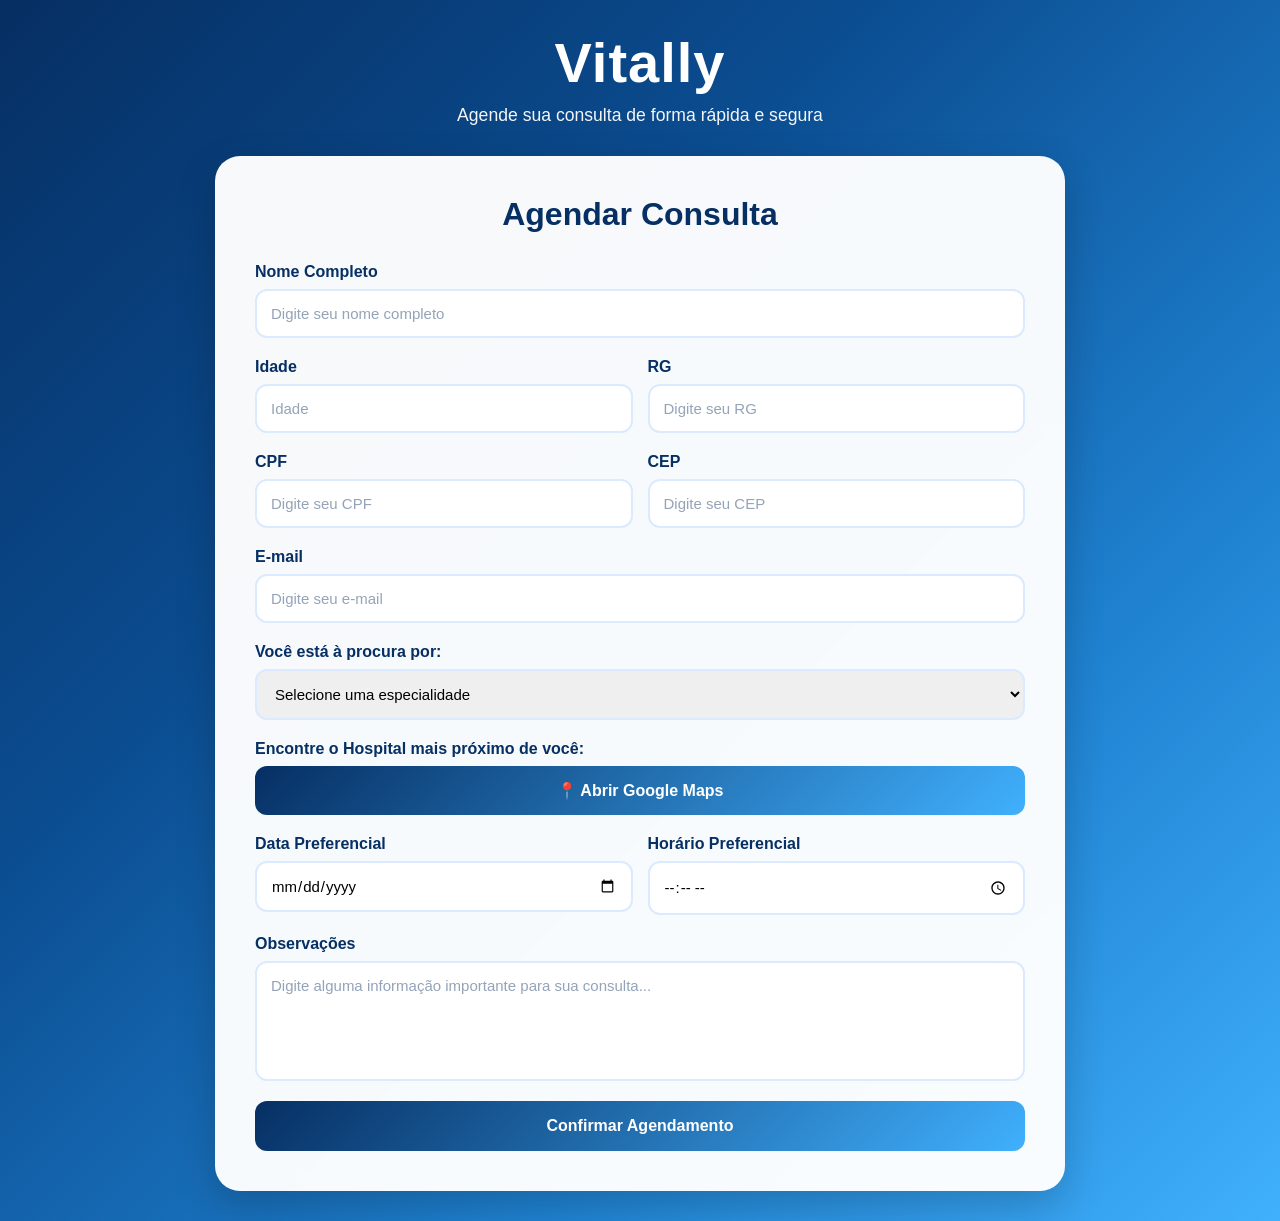
<file: TelaAgendamento/index.html>
<!DOCTYPE html>
<html lang="pt-BR">
<head>
    <meta charset="UTF-8">
    <meta name="viewport" content="width=device-width, initial-scale=1.0">
    <title>Vitally - Agendamento</title>
    <link rel="stylesheet" href="style.css">
</head>
<body>

    <div class="container">

        <header>
            <h1>Vitally</h1>
            <p>Agende sua consulta de forma rápida e segura</p>
        </header>

        <section class="agendamento-card">

            <h2>Agendar Consulta</h2>

            <form id="formAgendamento">

                <div class="campo">
                    <label>Nome Completo</label>
                    <input type="text" placeholder="Digite seu nome completo" required>
                </div>

                <div class="linha">

                    <div class="campo">
                        <label>Idade</label>
                        <input type="number" placeholder="Idade" required>
                    </div>

                    <div class="campo">
                        <label>RG</label>
                        <input type="text" placeholder="Digite seu RG" required>
                    </div>

                </div>

                <div class="linha">

                    <div class="campo">
                        <label>CPF</label>
                        <input type="text" placeholder="Digite seu CPF" required>
                    </div>

                    <div class="campo">
                        <label>CEP</label>
                        <input type="text" placeholder="Digite seu CEP" required>
                    </div>

                </div>

                <div class="campo">
                    <label>E-mail</label>
                    <input type="email" placeholder="Digite seu e-mail" required>
                </div>

                <div class="campo">
                    <label>Você está à procura por:</label>

                    <select required>
                        <option value="">Selecione uma especialidade</option>
                        <option>Cardiologia</option>
                        <option>Dermatologia</option>
                        <option>Pediatria</option>
                        <option>Ortopedia</option>
                        <option>Neurologia</option>
                        <option>Oftalmologia</option>
                        <option>Ginecologia</option>
                        <option>Clínico Geral</option>
                    </select>
                </div>

                <div class="campo">
                    <label>Encontre o Hospital mais próximo de você:</label>

                    <a href="https://www.google.com/maps/search/hospitais+próximos/"
                       target="_blank"
                       class="maps-link">
                        📍 Abrir Google Maps
                    </a>
                </div>

                <div class="linha">

                    <div class="campo">
                        <label>Data Preferencial</label>
                        <input type="date" required>
                    </div>

                    <div class="campo">
                        <label>Horário Preferencial</label>
                        <input type="time" required>
                    </div>

                </div>

                <div class="campo">
                    <label>Observações</label>
                    <textarea placeholder="Digite alguma informação importante para sua consulta..."></textarea>
                </div>

                <button type="submit">
                    Confirmar Agendamento
                </button>

            </form>

        </section>

    </div>

    <script>
        document.getElementById("formAgendamento").addEventListener("submit", function(event){

            event.preventDefault();

            alert(
                "Agendamento realizado com sucesso!\n\n" +
                "Em breve entraremos em contato com a data e o horário da sua consulta com o Doutor Teste."
            );

            this.reset();

        });
    </script>

</body>
</html>
</file>
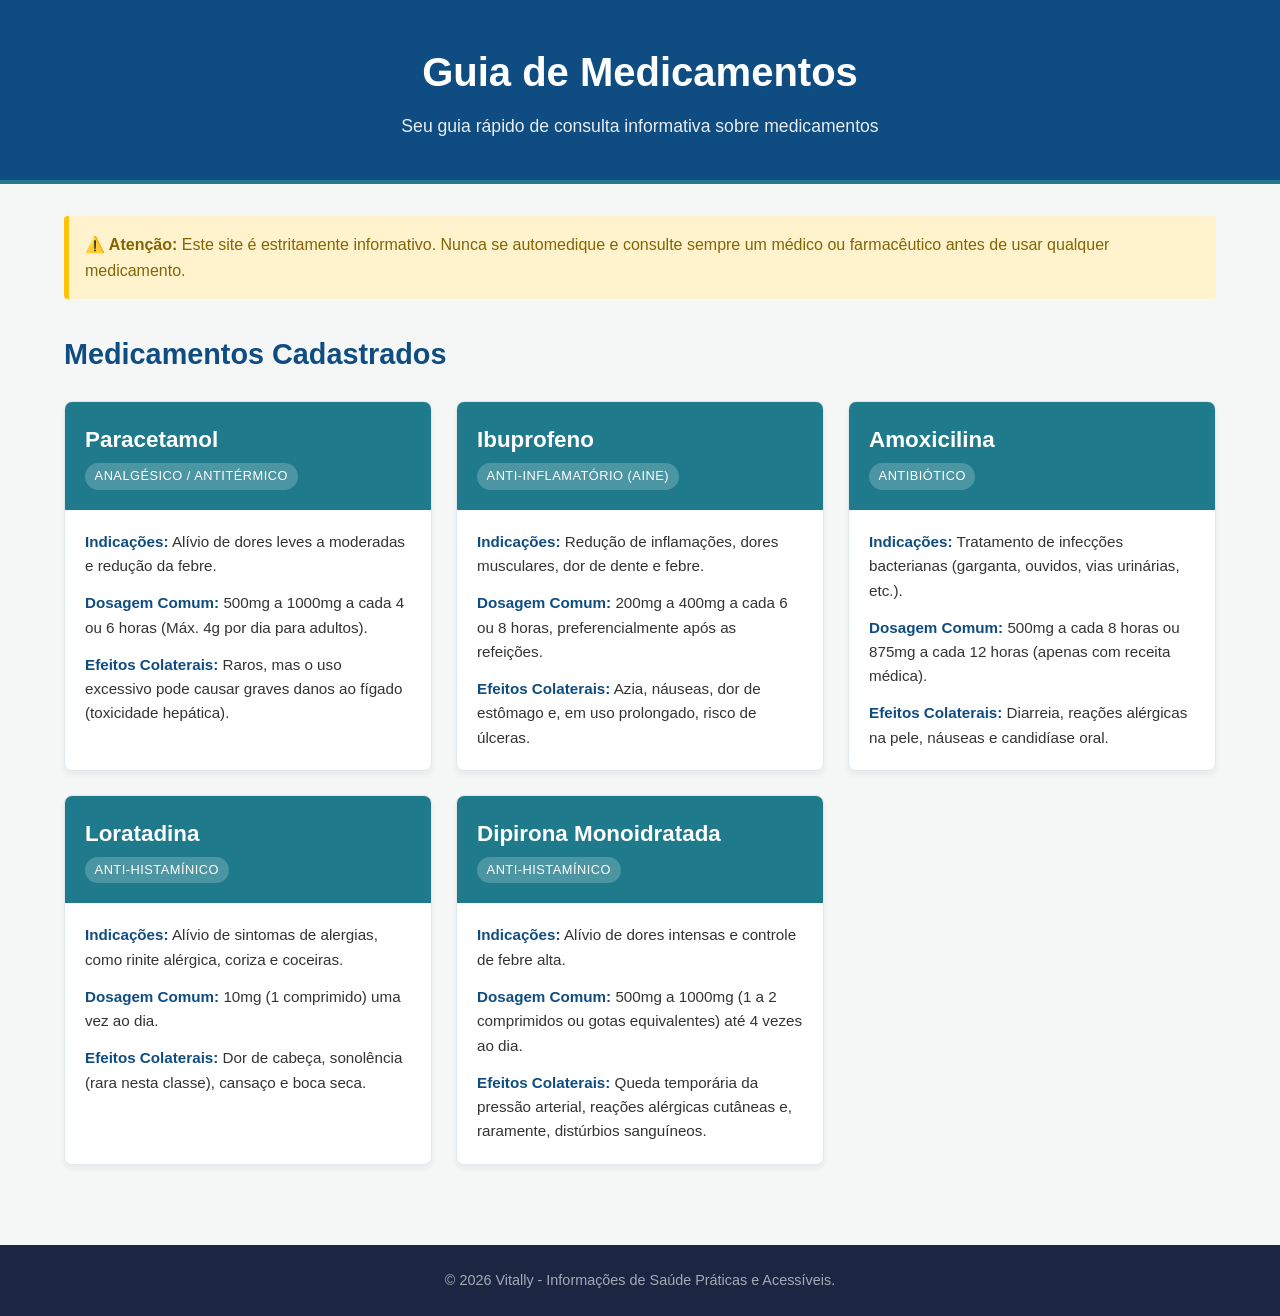
<file: TelaGuia/index.html>
<!DOCTYPE html>
<html lang="pt-BR">
<head>
    <meta charset="UTF-8">
    <meta name="viewport" content="width=device-width, initial-scale=1.0">
    <title>Guia de Medicamentos</title>
    <link rel="stylesheet" href="telaGuia.css">
</head>
<body>

    <header>
        <div class="container">
            <h1>Guia de Medicamentos</h1>
            <p>Seu guia rápido de consulta informativa sobre medicamentos</p>
        </div>
    </header>

    <main class="container">
        
        <section class="aviso-importante">
            <p><strong>⚠️ Atenção:</strong> Este site é estritamente informativo. Nunca se automedique e consulte sempre um médico ou farmacêutico antes de usar qualquer medicamento.</p>
        </section>

        <h2>Medicamentos Cadastrados</h2>
        
        <div class="grid-medicamentos">
            
            <div class="card-medicamento">
                <div class="card-header">
                    <h3>Paracetamol</h3>
                    <span class="categoria">Analgésico / Antitérmico</span>
                </div>
                <div class="card-body">
                    <p><strong>Indicações:</strong> Alívio de dores leves a moderadas e redução da febre.</p>
                    <p><strong>Dosagem Comum:</strong> 500mg a 1000mg a cada 4 ou 6 horas (Máx. 4g por dia para adultos).</p>
                    <p><strong>Efeitos Colaterais:</strong> Raros, mas o uso excessivo pode causar graves danos ao fígado (toxicidade hepática).</p>
                </div>
            </div>

            <div class="card-medicamento">
                <div class="card-header">
                    <h3>Ibuprofeno</h3>
                    <span class="categoria">Anti-inflamatório (AINE)</span>
                </div>
                <div class="card-body">
                    <p><strong>Indicações:</strong> Redução de inflamações, dores musculares, dor de dente e febre.</p>
                    <p><strong>Dosagem Comum:</strong> 200mg a 400mg a cada 6 ou 8 horas, preferencialmente após as refeições.</p>
                    <p><strong>Efeitos Colaterais:</strong> Azia, náuseas, dor de estômago e, em uso prolongado, risco de úlceras.</p>
                </div>
            </div>

            <div class="card-medicamento">
                <div class="card-header">
                    <h3>Amoxicilina</h3>
                    <span class="categoria">Antibiótico</span>
                </div>
                <div class="card-body">
                    <p><strong>Indicações:</strong> Tratamento de infecções bacterianas (garganta, ouvidos, vias urinárias, etc.).</p>
                    <p><strong>Dosagem Comum:</strong> 500mg a cada 8 horas ou 875mg a cada 12 horas (apenas com receita médica).</p>
                    <p><strong>Efeitos Colaterais:</strong> Diarreia, reações alérgicas na pele, náuseas e candidíase oral.</p>
                </div>
            </div>

            <div class="card-medicamento">
                <div class="card-header">
                    <h3>Loratadina</h3>
                    <span class="categoria">Anti-histamínico</span>
                </div>
                <div class="card-body">
                    <p><strong>Indicações:</strong> Alívio de sintomas de alergias, como rinite alérgica, coriza e coceiras.</p>
                    <p><strong>Dosagem Comum:</strong> 10mg (1 comprimido) uma vez ao dia.</p>
                    <p><strong>Efeitos Colaterais:</strong> Dor de cabeça, sonolência (rara nesta classe), cansaço e boca seca.</p>
                </div>
            </div>

            <div class="card-medicamento">
                <div class="card-header">
                    <h3>Dipirona Monoidratada</h3>
                    <span class="categoria">Anti-histamínico</span>
                </div>
                <div class="card-body">
                    <p><strong>Indicações:</strong> Alívio de dores intensas e controle de febre alta.</p>
                    <p><strong>Dosagem Comum:</strong> 500mg a 1000mg (1 a 2 comprimidos ou gotas equivalentes) até 4 vezes ao dia.</p>
                    <p><strong>Efeitos Colaterais:</strong> Queda temporária da pressão arterial, reações alérgicas cutâneas e, raramente, distúrbios sanguíneos.</p>
                </div>
            </div>
        </div>

    </main>

    <footer>
        <div class="container">
            <p>&copy; 2026 Vitally - Informações de Saúde Práticas e Acessíveis.</p>
        </div>
    </footer>

</body>
</html>
</file>
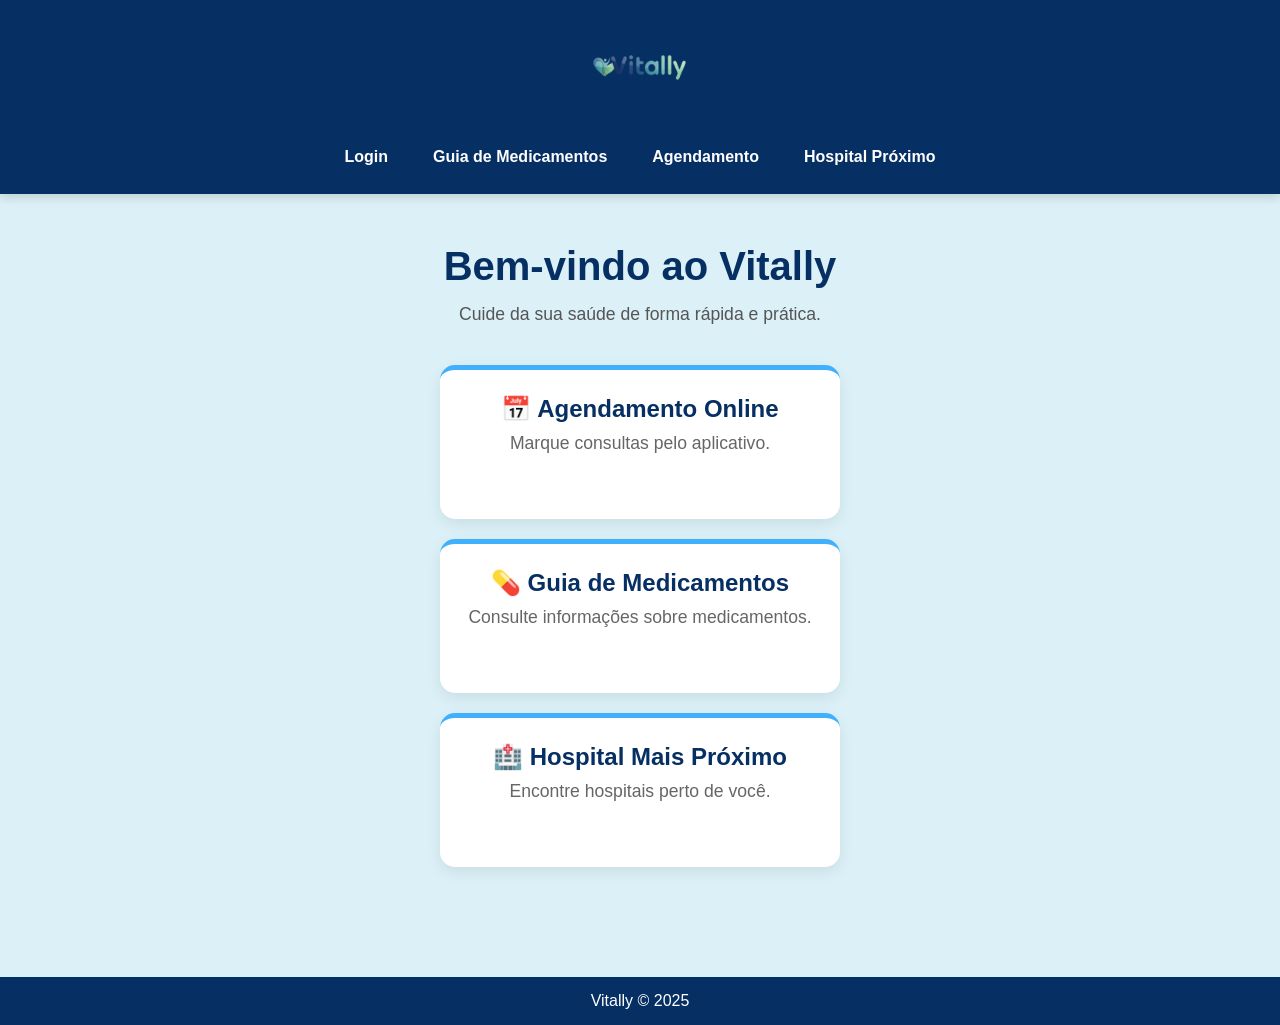
<file: TelaInicial/index.html>
<!DOCTYPE html>
<html lang="pt-br">
<head>
    <meta charset="UTF-8">
    <title>Vitally</title>
    <link rel="stylesheet" href="paginainicial.css">
</head>
<body>

    <header>
        <img src="../src/img/logoApp.png" alt="Logo Vitally" class="logo">

        <nav>
            <a href="../TelaLogin/login.html">Login</a>
            <a href="../TelaGuia/guia.html">Guia de Medicamentos</a>
            <a href="../TelaAgendamento/agendamento.html">Agendamento</a>
            <a href="../TelaHospital/hospital.html">Hospital Próximo</a>
        </nav>
    </header>

    <main>
        <h1>Bem-vindo ao Vitally</h1>

        <p>
            Cuide da sua saúde de forma rápida e prática.
        </p>

        <div class="card">
            <h2>📅 Agendamento Online</h2>
            <p>Marque consultas pelo aplicativo.</p>
        </div>

        <div class="card">
            <h2>💊 Guia de Medicamentos</h2>
            <p>Consulte informações sobre medicamentos.</p>
        </div>

        <div class="card">
            <h2>🏥 Hospital Mais Próximo</h2>
            <p>Encontre hospitais perto de você.</p>
        </div>
    </main>

    <footer>
        <p>Vitally © 2025</p>
    </footer>

</body>
</html>
</file>
<file: TelaAgendamento/style.css>
*{
    margin: 0;
    padding: 0;
    box-sizing: border-box;
    font-family: 'Segoe UI', sans-serif;
}

body{
    min-height: 100vh;
    display: flex;
    justify-content: center;
    align-items: center;
    background: linear-gradient(
        135deg,
        #062f63 0%,
        #0b4d91 35%,
        #1f82d1 70%,
        #40b0fd 100%
    );
    padding: 30px;
}

.container{
    width: 100%;
    max-width: 850px;
}

header{
    text-align: center;
    color: white;
    margin-bottom: 30px;
}

header h1{
    font-size: 3.5rem;
    font-weight: 700;
    margin-bottom: 10px;
    letter-spacing: 1px;
}

header p{
    font-size: 1.1rem;
    opacity: 0.95;
}

.agendamento-card{
    background: rgba(255, 255, 255, 0.97);
    backdrop-filter: blur(10px);
    padding: 40px;
    border-radius: 25px;
    box-shadow: 0 15px 40px rgba(0, 0, 0, 0.2);
}

.agendamento-card h2{
    text-align: center;
    color: #062f63;
    margin-bottom: 30px;
    font-size: 2rem;
}

.campo{
    display: flex;
    flex-direction: column;
    margin-bottom: 20px;
}

.campo label{
    color: #062f63;
    font-weight: 600;
    margin-bottom: 8px;
}

.campo input,
.campo select,
.campo textarea{
    width: 100%;
    padding: 14px;
    border: 2px solid #dbeafe;
    border-radius: 12px;
    font-size: 15px;
    transition: 0.3s;
    outline: none;
}

.campo input:focus,
.campo select:focus,
.campo textarea:focus{
    border-color: #40b0fd;
    box-shadow: 0 0 10px rgba(64, 176, 253, 0.3);
}

.campo textarea{
    resize: none;
    min-height: 120px;
}

.linha{
    display: flex;
    gap: 15px;
}

.linha .campo{
    flex: 1;
}

.maps-link{
    text-decoration: none;
    text-align: center;
    background: linear-gradient(
        135deg,
        #062f63,
        #40b0fd
    );
    color: white;
    padding: 15px;
    border-radius: 12px;
    font-weight: 600;
    transition: 0.3s;
}

.maps-link:hover{
    transform: translateY(-3px);
    box-shadow: 0 8px 20px rgba(64, 176, 253, 0.4);
}

button{
    width: 100%;
    padding: 16px;
    border: none;
    border-radius: 12px;
    background: linear-gradient(
        135deg,
        #062f63,
        #40b0fd
    );
    color: white;
    font-size: 16px;
    font-weight: bold;
    cursor: pointer;
    transition: 0.3s;
}

button:hover{
    transform: translateY(-3px);
    box-shadow: 0 8px 20px rgba(64, 176, 253, 0.4);
}

button:active{
    transform: scale(0.98);
}

::placeholder{
    color: #94a3b8;
}

@media (max-width: 768px){

    body{
        padding: 15px;
    }

    .agendamento-card{
        padding: 25px;
    }

    .linha{
        flex-direction: column;
        gap: 0;
    }

    header h1{
        font-size: 2.7rem;
    }

    .agendamento-card h2{
        font-size: 1.6rem;
    }
}
</file>
<file: TelaGuia/telaGuia.css>
* {
    margin: 0;
    padding: 0;
    box-sizing: border-box;
}

body {
    font-family: 'Segoe UI', Tahoma, Geneva, Verdana, sans-serif;
    line-height: 1.6;
    background-color: #f4f7f6;
    color: #333;
}

.container {
    width: 90%;
    max-width: 1200px;
    margin: 0 auto;
}

header {
    background-color: #0f4c81;
    color: white;
    padding: 2.5rem 0;
    text-align: center;
    border-bottom: 4px solid #1f7a8c;
}

header h1 {
    font-size: 2.5rem;
    margin-bottom: 0.5rem;
}

header p {
    font-size: 1.1rem;
    opacity: 0.9;
}


main {
    padding: 2rem 0;
}

h2 {
    color: #0f4c81;
    margin-bottom: 1.5rem;
    font-size: 1.8rem;
}

.aviso-importante {
    background-color: #fff3cd;
    border-left: 5px solid #ffc107;
    color: #856404;
    padding: 1rem;
    margin-bottom: 2rem;
    border-radius: 4px;
}


.grid-medicamentos {
    display: grid;
    grid-template-columns: repeat(auto-fit, minmax(300px, 1fr));
    gap: 1.5rem;
}

.card-medicamento {
    background: white;
    border-radius: 8px;
    box-shadow: 0 4px 6px rgba(0, 0, 0, 0.05);
    overflow: hidden;
    border: 1px solid #e1e8ed;
    transition: transform 0.2s ease, box-shadow 0.2s ease;
}

.card-medicamento:hover {
    transform: translateY(-5px);
    box-shadow: 0 6px 12px rgba(0, 0, 0, 0.1);
}

.card-header {
    background-color: #1f7a8c;
    color: white;
    padding: 1.25rem;
}

.card-header h3 {
    font-size: 1.4rem;
    margin-bottom: 0.25rem;
}

.categoria {
    display: inline-block;
    background-color: rgba(255, 255, 255, 0.2);
    padding: 0.2rem 0.6rem;
    border-radius: 20px;
    font-size: 0.8rem;
    text-transform: uppercase;
    letter-spacing: 0.5px;
}

.card-body {
    padding: 1.25rem;
}

.card-body p {
    margin-bottom: 0.8rem;
    font-size: 0.95rem;
}

.card-body p:last-child {
    margin-bottom: 0;
}

.card-body strong {
    color: #0f4c81;
}


footer {
    background-color: #1c2541;
    color: #a5a9b4;
    text-align: center;
    padding: 1.5rem 0;
    margin-top: 3rem;
    font-size: 0.9rem;
}
</file>
<file: TelaInicial/paginainicial.css>
*{
    margin: 0;
    padding: 0;
    box-sizing: border-box;
}

body{
    font-family: 'Segoe UI', sans-serif;
    background-color: #dbf1f7;
    color: #062f63;
}

/* HEADER */

header{
    background-color: #062f63;
    padding: 20px;
    text-align: center;
    box-shadow: 0 3px 10px rgba(0,0,0,0.15);
}

.logo{
    width: 180px;
    margin-bottom: 15px;
}

nav{
    display: flex;
    justify-content: center;
    flex-wrap: wrap;
    gap: 15px;
}

nav a{
    text-decoration: none;
    color: white;
    font-weight: 600;
    padding: 8px 15px;
    border-radius: 20px;
    transition: 0.3s;
}

nav a:hover{
    background-color: #40b0fd;
}

/* CONTEÚDO */

main{
    text-align: center;
    padding: 50px 20px;
}

h1{
    font-size: 2.5rem;
    color: #062f63;
    margin-bottom: 15px;
}

main p{
    font-size: 1.1rem;
    margin-bottom: 40px;
    color: #555;
}

/* CARDS */

.card{
    background-color: white;
    max-width: 400px;
    margin: 20px auto;
    padding: 25px;

    border-radius: 15px;

    box-shadow: 0 5px 15px rgba(0,0,0,0.08);

    border-top: 5px solid #40b0fd;

    transition: 0.3s;
}

.card:hover{
    transform: translateY(-5px);
    box-shadow: 0 10px 20px rgba(0,0,0,0.12);
}

.card h2{
    color: #062f63;
    margin-bottom: 10px;
}

.card p{
    color: #666;
}

/* FOOTER */

footer{
    background-color: #062f63;
    color: white;
    text-align: center;
    padding: 15px;
    margin-top: 40px;
}
</file>
